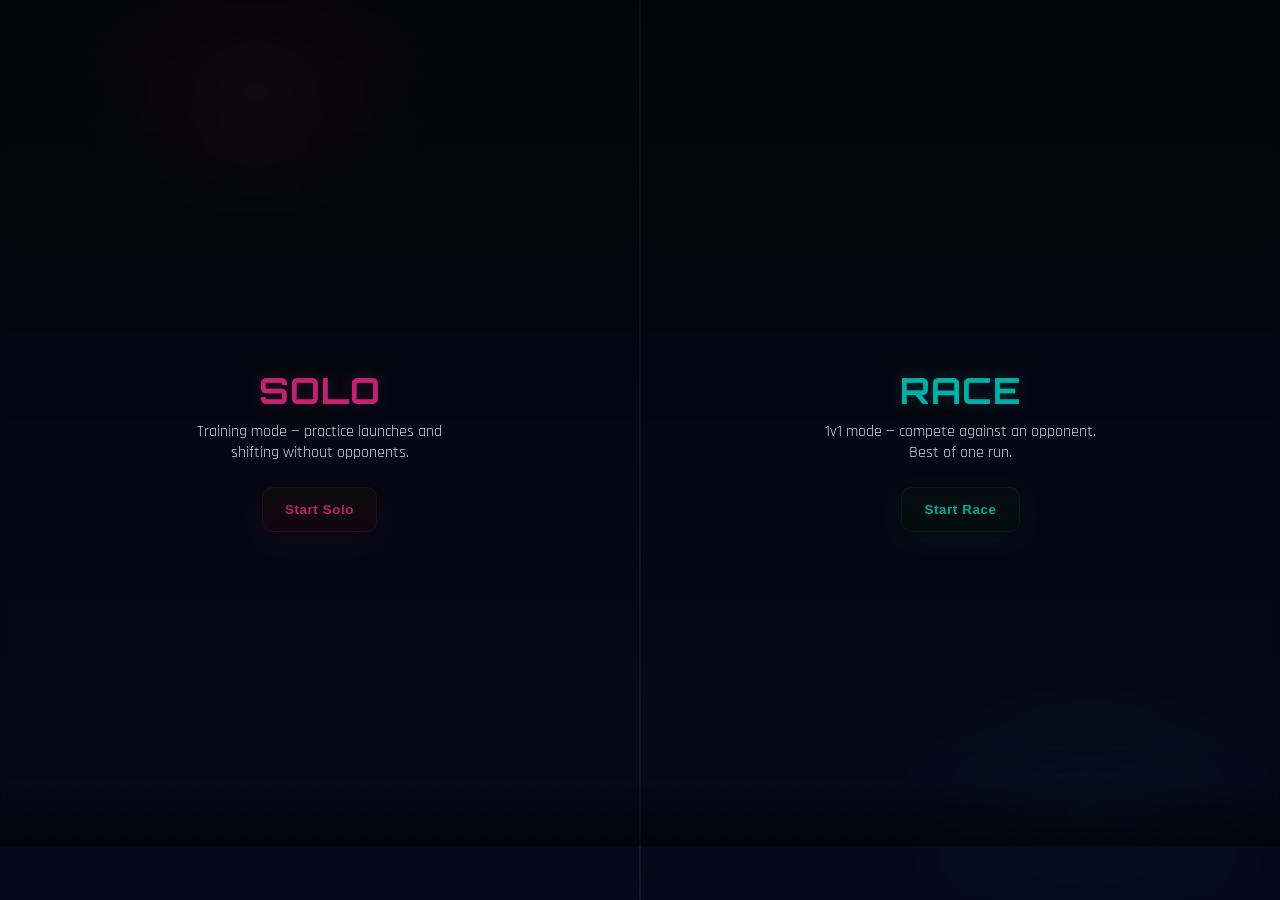
<file: code/index.html>
<!DOCTYPE html>
<html lang="en">    
<head>
  <meta charset="UTF-8">
  <meta name="viewport" content="width=device-width, initial-scale=1.0">
  <title>Drag Race 3D – Car Selection</title>
  <link href="https://fonts.googleapis.com/css2?family=Orbitron:wght@400;700&family=Rajdhani:wght@400;600&display=swap" rel="stylesheet">
  <style>
    /* Nighttime clandestine racing style — subtle, neon accents */
    :root{--bg-top:#05060a;--bg-bottom:#071029;--neon-pink:#ff2d95;--neon-cyan:#00e6d9;--glass:rgba(255,255,255,0.04)}
    html,body{height:100%;margin:0;font-family:Rajdhani,Orbitron,system-ui,Segoe UI,Helvetica,Arial,sans-serif;color:#e6eef6}
    body{background:radial-gradient(ellipse at 20% 10%, rgba(255,40,150,0.06) 0%, transparent 12%), radial-gradient(ellipse at 85% 90%, rgba(0,230,217,0.04) 0%, transparent 12%), linear-gradient(180deg,var(--bg-top),var(--bg-bottom));overflow:hidden}
    .split-container{display:flex;height:100vh;align-items:stretch}
    .panel{flex:1;display:flex;flex-direction:column;align-items:center;justify-content:center;padding:3rem;position:relative;backdrop-filter:blur(4px)}
    .panel:before{content:"";position:absolute;inset:0;background:linear-gradient(180deg,rgba(0,0,0,0.15),rgba(0,0,0,0.35));pointer-events:none}
    .panel.left{border-right:1px solid rgba(255,255,255,0.04)}
    .panel.right{border-left:1px solid rgba(255,255,255,0.03)}
    h2{font-family:Orbitron,sans-serif;font-weight:700;font-size:2.25rem;margin:0 0 .5rem;letter-spacing:1px;text-transform:uppercase;text-shadow:0 6px 20px rgba(0,0,0,0.6)}
    .panel.left h2{color:var(--neon-pink);text-shadow:0 0 12px rgba(255,45,149,0.22),0 10px 30px rgba(0,0,0,0.6)}
    .panel.right h2{color:var(--neon-cyan);text-shadow:0 0 12px rgba(0,230,217,0.22),0 10px 30px rgba(0,0,0,0.6)}
    p{max-width:36ch;text-align:center;opacity:0.9;margin:0 0 1.5rem}
    .btn-start{padding:.9rem 1.4rem;border-radius:10px;border:0;cursor:pointer;font-weight:700;letter-spacing:.6px;box-shadow:0 6px 30px rgba(0,0,0,0.6);transition:transform .12s ease,box-shadow .12s ease}
    .btn-start.left{background:linear-gradient(180deg,#111 0%,#1a0516 100%);color:var(--neon-pink);box-shadow:0 6px 24px rgba(255,45,149,0.08),0 2px 8px rgba(0,0,0,0.6);border:1px solid rgba(255,45,149,0.12)}
    .btn-start.right{background:linear-gradient(180deg,#071017 0%,#00120f 100%);color:var(--neon-cyan);box-shadow:0 6px 24px rgba(0,230,217,0.06),0 2px 8px rgba(0,0,0,0.6);border:1px solid rgba(0,230,217,0.08)}
    .btn-start:active{transform:translateY(1px)}
    /* subtle road line at bottom */
    .split-container:after{content:"";position:absolute;left:0;right:0;bottom:6vh;height:8vh;background:linear-gradient(180deg,transparent,rgba(0,0,0,0.6)),repeating-linear-gradient(90deg,rgba(255,255,255,0.02) 0 8px, transparent 8px 24px);mix-blend-mode:overlay;pointer-events:none}
    /* grain / film effect */
    body:after{content:"";position:fixed;inset:0;pointer-events:none;background-image:radial-gradient(rgba(255,255,255,0.02) 1px, transparent 1px);background-size:3px 3px;opacity:0.06}
    /* small neon pulse on hover */
    .btn-start.left:hover{box-shadow:0 10px 40px rgba(255,45,149,0.14)}
    .btn-start.right:hover{box-shadow:0 10px 40px rgba(0,230,217,0.12)}
  </style>
</head>
<body>
  <div class="split-container">
    <section class="panel left" aria-label="Solo training">
      <h2>Solo</h2>
      <p>Training mode — practice launches and shifting without opponents.</p>
      <button  onclick="location.href='CarSelection.html'" id="start-solo" class="btn-start left">Start Solo</button>
    </section>

    <section class="panel right" aria-label="Race 1v1">
      <h2>Race</h2>
      <p>1v1 mode — compete against an opponent. Best of one run.</p>
      <button  onclick="location.href='CarSelection.html'" id="start-race" class="btn-start right">Start Race</button>
    </section>
  </div>

  <script src="game.js"></script>
</body>
</html>
</file>
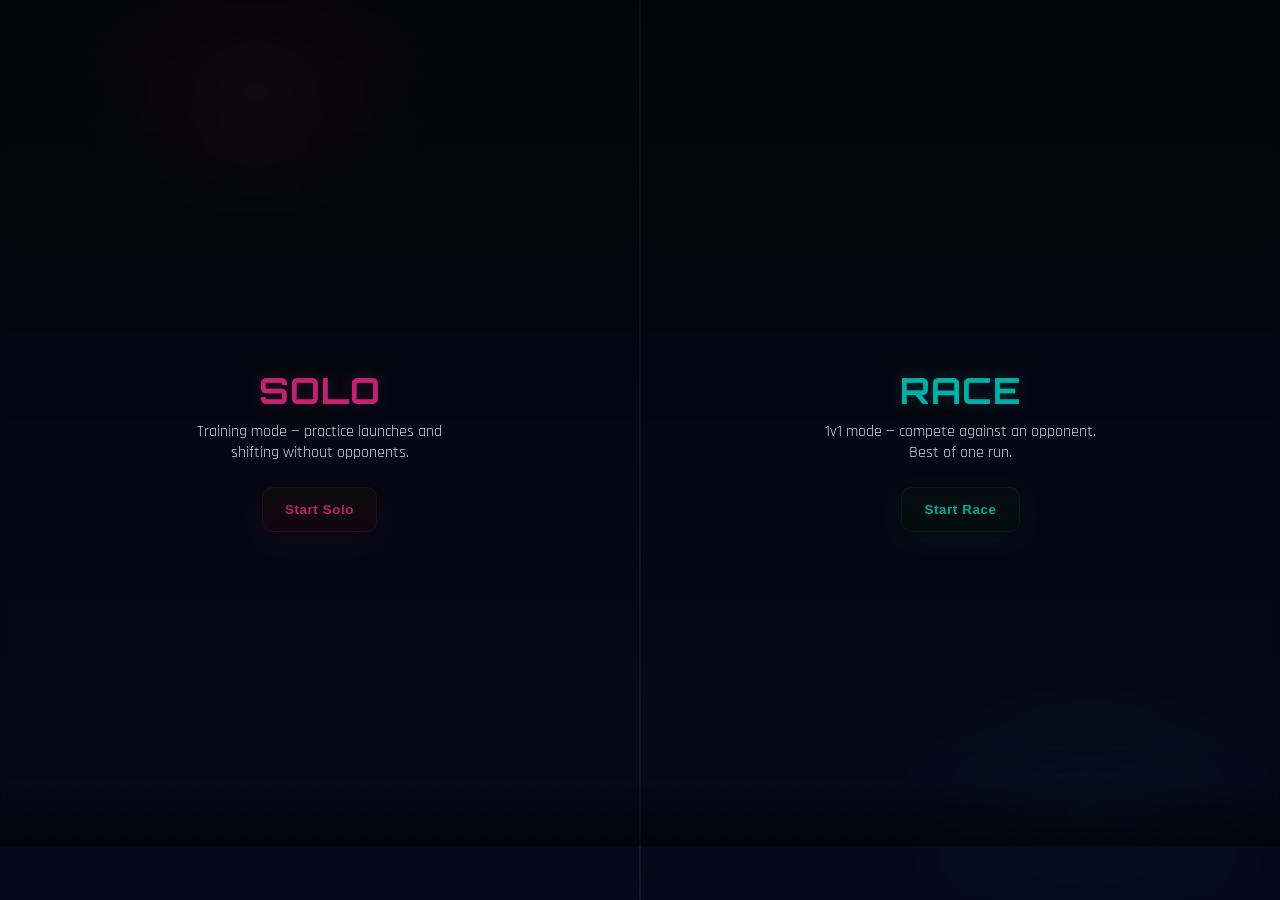
<file: code/Menu.html>
<!DOCTYPE html>
<html lang="en">    
<head>
  <meta charset="UTF-8">
  <meta name="viewport" content="width=device-width, initial-scale=1.0">
  <title>Drag Race 3D – Car Selection</title>
  <link href="https://fonts.googleapis.com/css2?family=Orbitron:wght@400;700&family=Rajdhani:wght@400;600&display=swap" rel="stylesheet">
  <style>
    /* Nighttime clandestine racing style — subtle, neon accents */
    :root{--bg-top:#05060a;--bg-bottom:#071029;--neon-pink:#ff2d95;--neon-cyan:#00e6d9;--glass:rgba(255,255,255,0.04)}
    html,body{height:100%;margin:0;font-family:Rajdhani,Orbitron,system-ui,Segoe UI,Helvetica,Arial,sans-serif;color:#e6eef6}
    body{background:radial-gradient(ellipse at 20% 10%, rgba(255,40,150,0.06) 0%, transparent 12%), radial-gradient(ellipse at 85% 90%, rgba(0,230,217,0.04) 0%, transparent 12%), linear-gradient(180deg,var(--bg-top),var(--bg-bottom));overflow:hidden}
    .split-container{display:flex;height:100vh;align-items:stretch}
    .panel{flex:1;display:flex;flex-direction:column;align-items:center;justify-content:center;padding:3rem;position:relative;backdrop-filter:blur(4px)}
    .panel:before{content:"";position:absolute;inset:0;background:linear-gradient(180deg,rgba(0,0,0,0.15),rgba(0,0,0,0.35));pointer-events:none}
    .panel.left{border-right:1px solid rgba(255,255,255,0.04)}
    .panel.right{border-left:1px solid rgba(255,255,255,0.03)}
    h2{font-family:Orbitron,sans-serif;font-weight:700;font-size:2.25rem;margin:0 0 .5rem;letter-spacing:1px;text-transform:uppercase;text-shadow:0 6px 20px rgba(0,0,0,0.6)}
    .panel.left h2{color:var(--neon-pink);text-shadow:0 0 12px rgba(255,45,149,0.22),0 10px 30px rgba(0,0,0,0.6)}
    .panel.right h2{color:var(--neon-cyan);text-shadow:0 0 12px rgba(0,230,217,0.22),0 10px 30px rgba(0,0,0,0.6)}
    p{max-width:36ch;text-align:center;opacity:0.9;margin:0 0 1.5rem}
    .btn-start{padding:.9rem 1.4rem;border-radius:10px;border:0;cursor:pointer;font-weight:700;letter-spacing:.6px;box-shadow:0 6px 30px rgba(0,0,0,0.6);transition:transform .12s ease,box-shadow .12s ease}
    .btn-start.left{background:linear-gradient(180deg,#111 0%,#1a0516 100%);color:var(--neon-pink);box-shadow:0 6px 24px rgba(255,45,149,0.08),0 2px 8px rgba(0,0,0,0.6);border:1px solid rgba(255,45,149,0.12)}
    .btn-start.right{background:linear-gradient(180deg,#071017 0%,#00120f 100%);color:var(--neon-cyan);box-shadow:0 6px 24px rgba(0,230,217,0.06),0 2px 8px rgba(0,0,0,0.6);border:1px solid rgba(0,230,217,0.08)}
    .btn-start:active{transform:translateY(1px)}
    /* subtle road line at bottom */
    .split-container:after{content:"";position:absolute;left:0;right:0;bottom:6vh;height:8vh;background:linear-gradient(180deg,transparent,rgba(0,0,0,0.6)),repeating-linear-gradient(90deg,rgba(255,255,255,0.02) 0 8px, transparent 8px 24px);mix-blend-mode:overlay;pointer-events:none}
    /* grain / film effect */
    body:after{content:"";position:fixed;inset:0;pointer-events:none;background-image:radial-gradient(rgba(255,255,255,0.02) 1px, transparent 1px);background-size:3px 3px;opacity:0.06}
    /* small neon pulse on hover */
    .btn-start.left:hover{box-shadow:0 10px 40px rgba(255,45,149,0.14)}
    .btn-start.right:hover{box-shadow:0 10px 40px rgba(0,230,217,0.12)}
  </style>
</head>
<body>
  <div class="split-container">
    <section class="panel left" aria-label="Solo training">
      <h2>Solo</h2>
      <p>Training mode — practice launches and shifting without opponents.</p>
      <button  onclick="location.href='CarSelection.html'" id="start-solo" class="btn-start left">Start Solo</button>
    </section>

    <section class="panel right" aria-label="Race 1v1">
      <h2>Race</h2>
      <p>1v1 mode — compete against an opponent. Best of one run.</p>
      <button  onclick="location.href='CarSelection.html'" id="start-race" class="btn-start right">Start Race</button>
    </section>
  </div>

  <script src="game.js"></script>
</body>
</html>
</file>
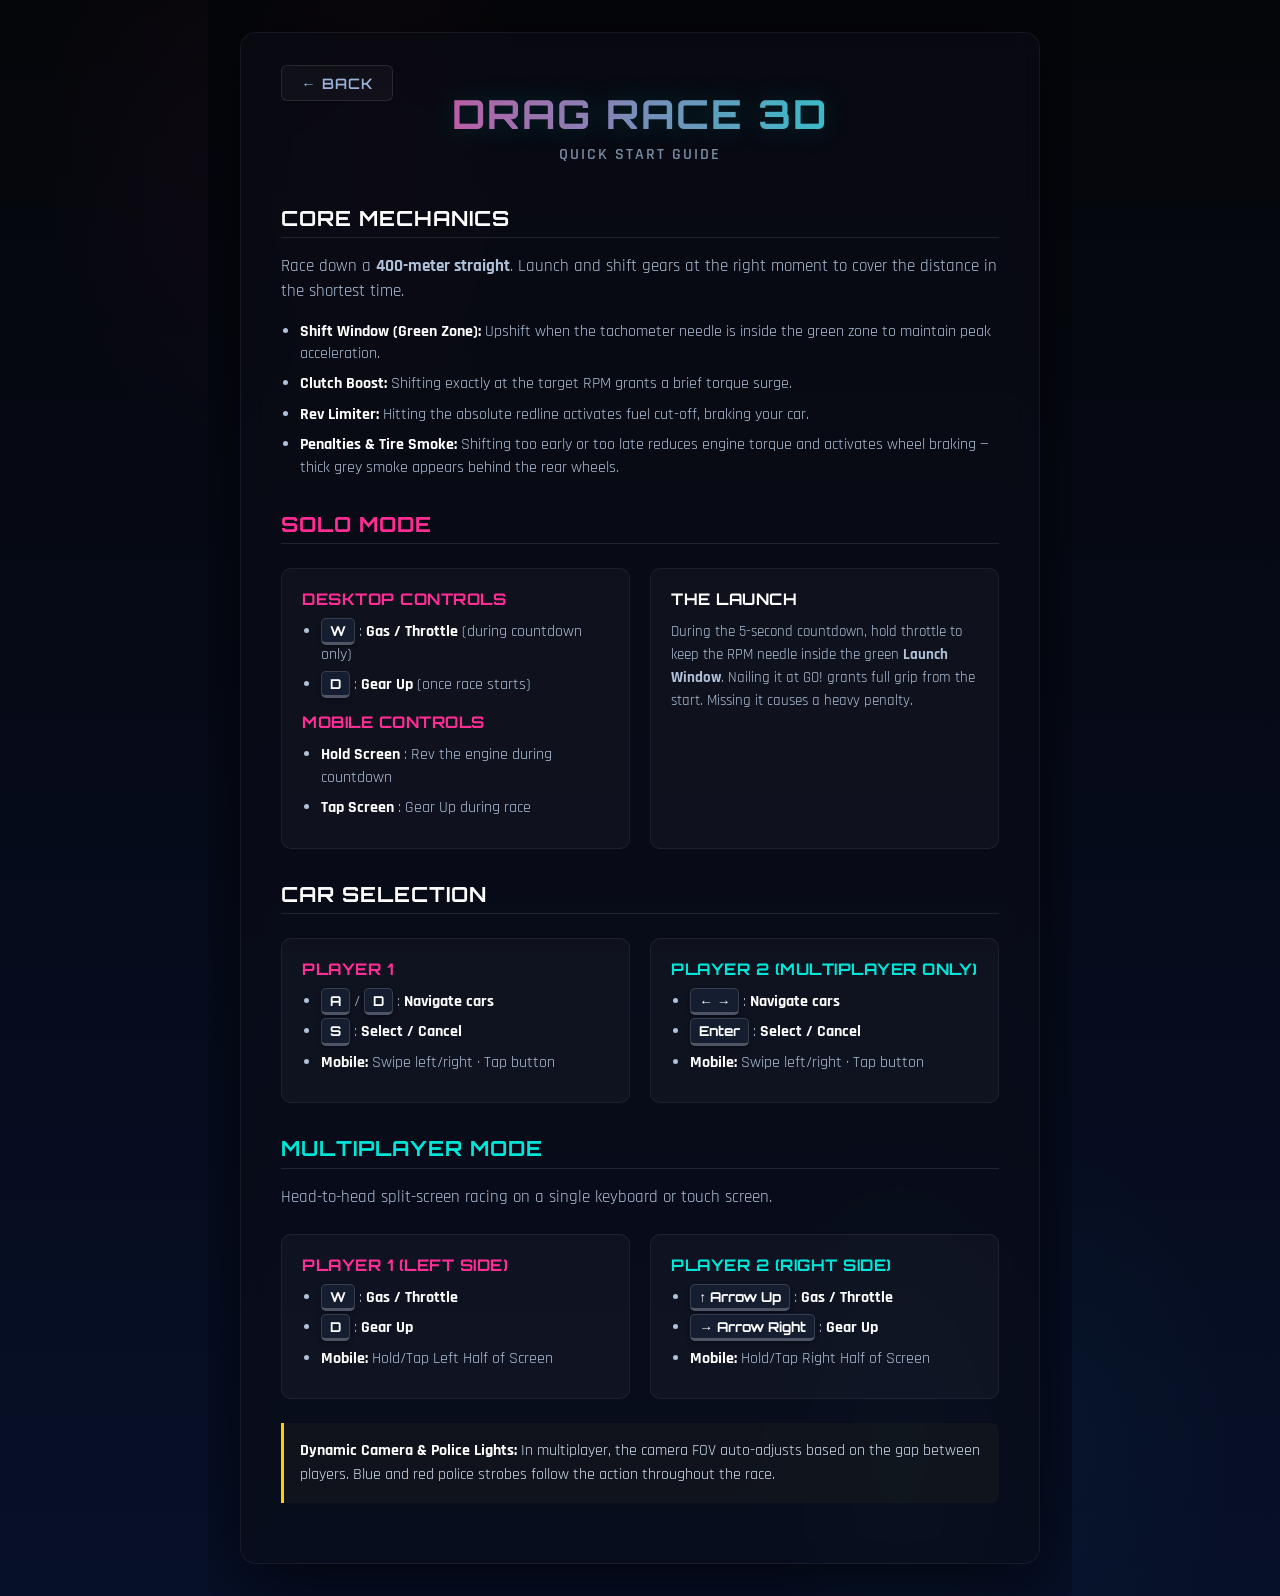
<file: code/rules.html>
<!DOCTYPE html>
<html lang="en">
<head>
  <meta charset="UTF-8">
  <meta name="viewport" content="width=device-width, initial-scale=1.0">
  <title>Drag Race 3D – How to Play</title>
  <link href="https://fonts.googleapis.com/css2?family=Orbitron:wght@400;700&family=Rajdhani:wght@400;600;700&display=swap" rel="stylesheet">
  <style>
    :root {
      --bg-top: #05060a;
      --bg-bottom: #071029;
      --neon-pink: #ff2d95;
      --neon-cyan: #00e6d9;
      --neon-yellow: #ffd000;
      --glass: rgba(255, 255, 255, 0.03);
      --glass-border: rgba(255, 255, 255, 0.06);
    }

    * {
      box-sizing: border-box;
    }

    html, body {
      margin: 0;
      padding: 0;
      font-family: Rajdhani, system-ui, sans-serif;
      color: #e6eef6;
      background: radial-gradient(ellipse at 20% 10%, rgba(255, 40, 150, 0.04) 0%, transparent 15%),
                  radial-gradient(ellipse at 80% 90%, rgba(0, 230, 217, 0.03) 0%, transparent 15%),
                  linear-gradient(180deg, var(--bg-top), var(--bg-bottom));
      min-height: calc(var(--vh, 1vh) * 100);
      display: flex;
      align-items: center;
      justify-content: center;
    }

    body::after {
      content: "";
      position: fixed;
      inset: 0;
      pointer-events: none;
      background-image: radial-gradient(rgba(255, 255, 255, 0.015) 1px, transparent 1px);
      background-size: 4px 4px;
      opacity: 0.1;
      z-index: 100;
    }

    .container {
      width: 100%;
      max-width: 800px;
      margin: 2rem;
      padding: 2.5rem;
      background: rgba(10, 12, 22, 0.6);
      border: 1px solid var(--glass-border);
      border-radius: 16px;
      backdrop-filter: blur(12px);
      box-shadow: 0 20px 80px rgba(0, 0, 0, 0.7);
      position: relative;
    }

    .btn-back {
      position: absolute;
      top: 2rem;
      left: 2.5rem;
      padding: 0.5rem 1.2rem;
      background: rgba(255, 255, 255, 0.03);
      border: 1px solid rgba(255, 255, 255, 0.1);
      border-radius: 6px;
      color: #9ab4d9;
      cursor: pointer;
      font-weight: 600;
      font-size: 0.9rem;
      text-transform: uppercase;
      letter-spacing: 1px;
      transition: all 0.2s ease;
      font-family: Orbitron, sans-serif;
    }

    .btn-back:hover {
      background: rgba(255, 255, 255, 0.08);
      color: #ffffff;
      border-color: rgba(255, 255, 255, 0.3);
      transform: translateX(-3px);
    }

    header {
      text-align: center;
      margin-bottom: 2.5rem;
      margin-top: 1rem;
    }

    h1 {
      font-family: Orbitron, sans-serif;
      font-size: 2.5rem;
      font-weight: 700;
      margin: 0;
      letter-spacing: 2px;
      text-transform: uppercase;
      background: linear-gradient(90deg, var(--neon-pink), var(--neon-cyan));
      -webkit-background-clip: text;
      -webkit-text-fill-color: transparent;
      text-shadow: 0 0 30px rgba(0, 230, 217, 0.2);
    }

    .subtitle {
      color: #798ea6;
      font-size: 1rem;
      letter-spacing: 2px;
      text-transform: uppercase;
      margin-top: 0.3rem;
      font-weight: 600;
    }

    h2 {
      font-family: Orbitron, sans-serif;
      font-size: 1.3rem;
      border-bottom: 1px solid rgba(255, 255, 255, 0.1);
      padding-bottom: 0.4rem;
      margin-top: 2rem;
      margin-bottom: 1rem;
      letter-spacing: 1px;
      text-transform: uppercase;
    }

    h2.general { color: #ffffff; }
    h2.solo { color: var(--neon-pink); }
    h2.multi { color: var(--neon-cyan); }

    p {
      line-height: 1.5;
      color: #b0c2d9;
      font-size: 1.05rem;
      margin-top: 0;
      margin-bottom: 1rem;
    }

    .key-badge {
      background: #151d30;
      border: 1px solid rgba(255, 255, 255, 0.15);
      border-bottom: 3px solid rgba(255, 255, 255, 0.25);
      padding: 0.2rem 0.5rem;
      border-radius: 5px;
      font-family: Orbitron, sans-serif;
      font-weight: 700;
      color: #ffffff;
      font-size: 0.85rem;
      box-shadow: 0 2px 4px rgba(0,0,0,0.3);
    }

    .grid-controls {
      display: grid;
      grid-template-columns: repeat(auto-fit, minmax(280px, 1fr));
      gap: 1.25rem;
      margin: 1.5rem 0;
    }

    .card {
      background: var(--glass);
      border: 1px solid var(--glass-border);
      border-radius: 10px;
      padding: 1.25rem;
    }

    .card-title {
      font-family: Orbitron, sans-serif;
      font-weight: 700;
      font-size: 1rem;
      margin-bottom: 0.75rem;
      text-transform: uppercase;
      letter-spacing: 0.5px;
    }

    ul {
      margin: 0;
      padding-left: 1.2rem;
    }

    li {
      margin-bottom: 0.5rem;
      line-height: 1.4;
      color: #b0c2d9;
      font-size: 1rem;
    }

    li strong {
      color: #ffffff;
    }

    .highlight-box {
      background: rgba(255, 208, 0, 0.03);
      border-left: 3px solid var(--neon-yellow);
      padding: 1rem;
      border-radius: 0 8px 8px 0;
      margin: 1.25rem 0;
    }

    .highlight-box p {
      margin: 0;
      font-size: 1rem;
      color: #d1dfef;
    }

    .highlight-box strong {
      color: #ffffff;
    }

    @media (max-width: 600px) {
      .container {
        margin: 0.5rem;
        padding: 1.25rem 1rem;
        border-radius: 10px;
      }
      .btn-back {
        position: static;
        margin-bottom: 1.5rem;
        display: inline-block;
      }
      h1 {
        font-size: 1.8rem;
      }
      .grid-controls {
        grid-template-columns: 1fr !important;
      }
    }
  </style>
</head>
<body>
  <div class="container">
    <button onclick="location.href='../index.html'" class="btn-back">← Back</button>
    
    <header>
      <h1>Drag Race 3D</h1>
      <div class="subtitle">Quick Start Guide</div>
    </header>

    <!-- GENERAL RULES -->
    <h2 class="general">Core Mechanics</h2>
    <p>
      Race down a <strong>400-meter straight</strong>. Launch and shift gears at the right moment to cover the distance in the shortest time.
    </p>

    <ul>
      <li><strong>Shift Window (Green Zone):</strong> Upshift when the tachometer needle is inside the green zone to maintain peak acceleration.</li>
      <li><strong>Clutch Boost:</strong> Shifting exactly at the target RPM grants a brief torque surge.</li>
      <li><strong>Rev Limiter:</strong> Hitting the absolute redline activates fuel cut-off, braking your car.</li>
      <li><strong>Penalties &amp; Tire Smoke:</strong> Shifting too early or too late reduces engine torque and activates wheel braking — thick grey smoke appears behind the rear wheels.</li>
    </ul>

    <!-- SOLO CONTROLS -->
    <h2 class="solo">Solo Mode</h2>
    <div class="grid-controls">
      <div class="card">
        <div class="card-title" style="color: var(--neon-pink);">Desktop Controls</div>
        <ul>
          <li><span class="key-badge">W</span> : <strong>Gas / Throttle</strong> (during countdown only)</li>
          <li><span class="key-badge">D</span> : <strong>Gear Up</strong> (once race starts)</li>
        </ul>
        <div class="card-title" style="color: var(--neon-pink); margin-top: 1rem;">Mobile Controls</div>
        <ul>
          <li><strong>Hold Screen</strong> : Rev the engine during countdown</li>
          <li><strong>Tap Screen</strong> : Gear Up during race</li>
        </ul>
      </div>

      <div class="card">
        <div class="card-title" style="color: #ffffff;">The Launch</div>
        <p style="font-size: 0.95rem; margin-bottom: 0;">
          During the 5-second countdown, hold throttle to keep the RPM needle inside the green <strong>Launch Window</strong>. Nailing it at GO! grants full grip from the start. Missing it causes a heavy penalty.
        </p>
      </div>
    </div>

    <!-- CAR SELECTION -->
    <h2 class="general">Car Selection</h2>
    <div class="grid-controls">
      <div class="card">
        <div class="card-title" style="color: var(--neon-pink);">Player 1</div>
        <ul>
          <li><span class="key-badge">A</span> / <span class="key-badge">D</span> : <strong>Navigate cars</strong></li>
          <li><span class="key-badge">S</span> : <strong>Select / Cancel</strong></li>
          <li><strong>Mobile:</strong> Swipe left/right · Tap button</li>
        </ul>
      </div>

      <div class="card">
        <div class="card-title" style="color: var(--neon-cyan);">Player 2 (Multiplayer only)</div>
        <ul>
          <li><span class="key-badge">← →</span> : <strong>Navigate cars</strong></li>
          <li><span class="key-badge">Enter</span> : <strong>Select / Cancel</strong></li>
          <li><strong>Mobile:</strong> Swipe left/right · Tap button</li>
        </ul>
      </div>
    </div>

    <!-- MULTIPLAYER CONTROLS -->
    <h2 class="multi">Multiplayer Mode</h2>
    <p>
      Head-to-head split-screen racing on a single keyboard or touch screen.
    </p>

    <div class="grid-controls">
      <div class="card">
        <div class="card-title" style="color: var(--neon-pink);">Player 1 (Left Side)</div>
        <ul>
          <li><span class="key-badge">W</span> : <strong>Gas / Throttle</strong></li>
          <li><span class="key-badge">D</span> : <strong>Gear Up</strong></li>
          <li><strong>Mobile:</strong> Hold/Tap Left Half of Screen</li>
        </ul>
      </div>

      <div class="card">
        <div class="card-title" style="color: var(--neon-cyan);">Player 2 (Right Side)</div>
        <ul>
          <li><span class="key-badge">↑ Arrow Up</span> : <strong>Gas / Throttle</strong></li>
          <li><span class="key-badge">→ Arrow Right</span> : <strong>Gear Up</strong></li>
          <li><strong>Mobile:</strong> Hold/Tap Right Half of Screen</li>
        </ul>
      </div>
    </div>

    <div class="highlight-box">
      <p>
        <strong>Dynamic Camera &amp; Police Lights:</strong> In multiplayer, the camera FOV auto-adjusts based on the gap between players. Blue and red police strobes follow the action throughout the race.
      </p>
    </div>
  </div>
  <script>
    (function(){
      function setVh(){
        document.documentElement.style.setProperty('--vh', (window.innerHeight * 0.01) + 'px');
        document.body.style.minHeight = 'calc(var(--vh, 1vh) * 100 + 1px)';
        document.documentElement.style.overflow = 'auto';
        document.body.style.overflow = 'auto';
      }
      setVh();
      window.addEventListener('resize', setVh);
      window.addEventListener('orientationchange', setVh);
    })();
  </script>
</body>
</html>
</file>
